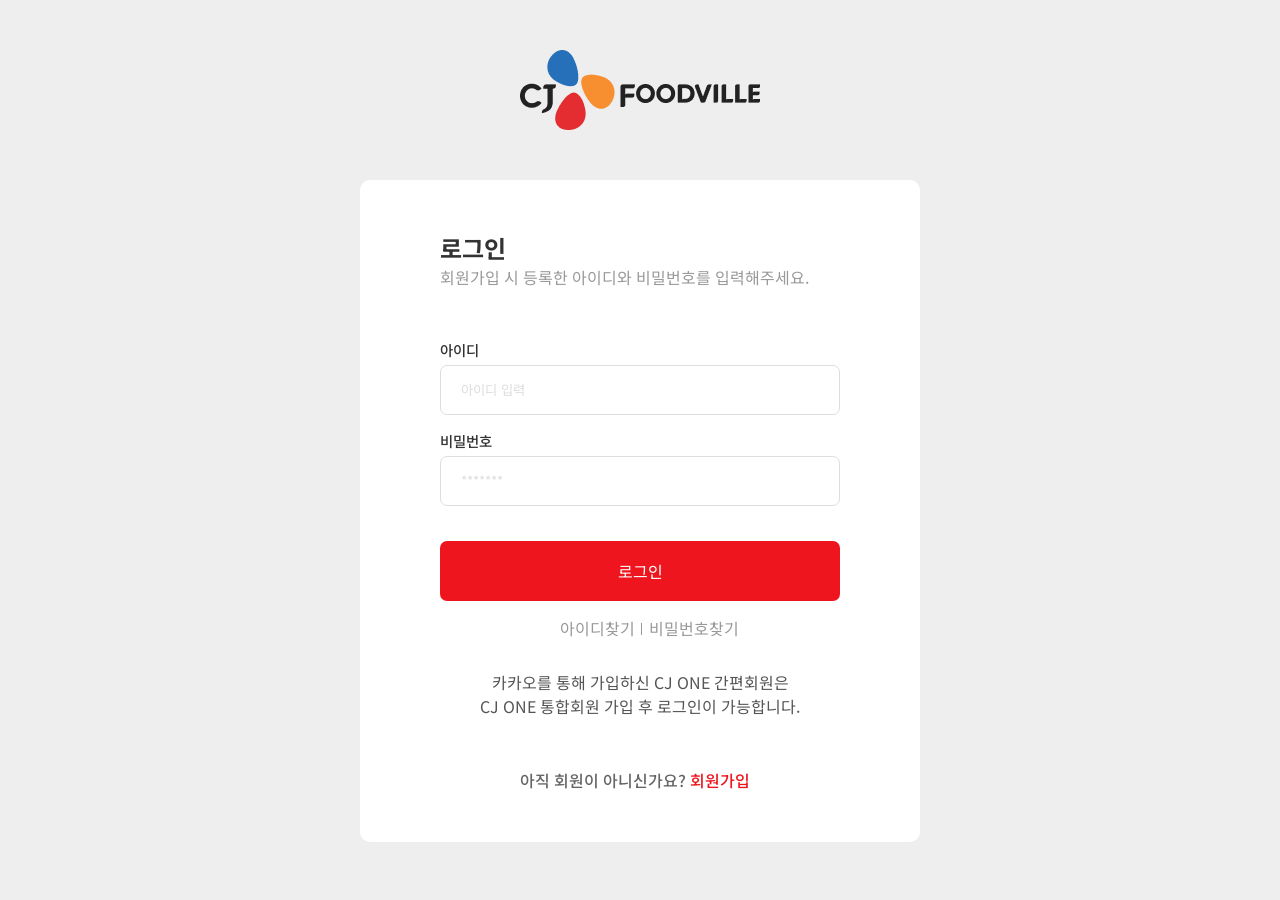
<file: login/login.html>
<!DOCTYPE html>
<html lang="ko">
<head>
    <meta charset="UTF-8">
    <meta http-equiv="X-UA-Compatible" content="IE=edge">
    <meta name="viewport" content="width=device-width, initial-scale=1.0">
    <title>로그인</title>
    <link rel="stylesheet" href="../common/css/common.css">
    <link rel="stylesheet" href="./css/login.css">
</head>
<body>
    <header>
        <h1><a href="../index.html">CJ푸드빌 로고</a></h1>
    </header>
    <article id="content">
        <h2>로그인</h2>
        <p>회원가입 시 등록한 아이디와 비밀번호를 입력해주세요.</p>
        <form action="" method="get">
            <label for="id">아이디</label>
            <input type="text" id="id" name="id" placeholder="아이디 입력">

            <label for="pass">비밀번호</label>
            <input type="password" id="pass" name="pass" placeholder="*******">
            
            <input type="submit" value="로그인">
        </form>

        <div>
            <a href="#">아이디찾기</a>
            <a href="#">비밀번호찾기</a>
        </div>
        <p>카카오를 통해 가입하신 CJ ONE 간편회원은 <br> CJ ONE 통합회원 가입 후 로그인이 가능합니다.</p>
        <div>
            <span>아직 회원이 아니신가요?</span>
            <a href="../member/member_check.html">회원가입</a>
        </div>
        
    </article>
</body>
</html>
</file>
<file: common/css/common.css>
@charset "UTF-8";

/* CSS Reset */

@import url('https://fonts.googleapis.com/css2?family=Noto+Sans+KR:wght@100..900&display=swap');
/* font-family: "Noto Sans KR", sans-serif; */
@import url('https://fonts.googleapis.com/css2?family=Montserrat:wght@100..900&display=swap');
/* font-family: "Montserrat", sans-serif; */

:root{
      --font-size-h2:5rem;
      --font-size-h3:3.13rem;
      --font-size-h4:2rem;
      --font-size-h5:1.5rem;
      --font-size-h6:1.2rem;

      --font-color-main:#EF151E;
      --font-color-point1:#FF9700;
      --font-color-point2:#006ECD;
      --font-color-sub1:#97999B;
      --font-color1:#333;
      --font-color2:#666;
      --font-color3:#999;
      --font-color4:#fff;

}

html, body, div , span, applet, object, iframe,
h1, h2, h3, h4, h5, h6, p, blockquote, pre,
a, abbr, acronym, address, big, cite, code,
del, dfn, em, img, ins, kbd, q, s, samp,
small, strike, strong, sub, sup, tt, var,
b, u, i, center,
dl, dt, dd, ol, ul, li,
fieldset, form, label, legend,
table, caption, tbody, tfoot, thead, tr, th, td,
article, aside, canvas, details, embed,
figure, figcaption, footer, header, hgroup,
menu, nav, output, ruby, section, summary,
time, mark, audio, video{margin: 0; padding: 0; border: 0; font-size: 100%;}
article, aside, details, figcaption, figure, 
footer, header, hgroup, menu, nav, section{display: block;}
html{font-size: 16px;}
body{font-family: "Noto Sans KR", sans-serif; 
     color: #333}
ol, ul{list-style: none;}
table{border-collapse: collapse; border-spacing: 0;}
address{font-style: normal}
a{color: #333; text-decoration: none; display: block;}
img{border: 0; vertical-align: top}

.hidden{display: block; position: absolute;
        left: -1000%; width: 1px; height: 1px;
        overflow: hidden; color: #fff}


.material-symbols-outlined {
  font-variation-settings:
  'FILL' 0,
  'wght' 400,
  'GRAD' 0,
  'opsz' 24
}

#wrap{width: 100%; overflow: hidden;}
/* skin nav (바로가기 메뉴) */
#skipNav{position: relative; width: 100%; overflow: hidden; z-index: 110;}
#skipNav a{height: 1px; margin-bottom: -1px; overflow: hidden; text-align: center;
  color: #fff; font-size: 1.2rem; font-weight: 500;}
#skipNav a:focus{height: auto; padding: 15px 0; background: var(--font-color-main);}

/* 헤더공통 영역 */
#headerArea
    {width: 100%; height: 105px; 
    position: fixed; left: 0; top: 0; z-index: 100; transition: background .5s ease;
    }
#headerArea .header_inner
    {width: 1740px; height: 100px; margin: 0 auto;
    display: flex; justify-content: space-between; align-items: center;}

#headerArea .logo a
    {width: 240px; height: 80px;
    background: url(../images/logo.png);
    text-indent: -9999px; overflow: hidden;}

/* 글로벌 내비게이션 영역 */
#gnb{width: 970px;}
#gnb ul.dropdownmenu{width: 100%; display: flex; flex-wrap: wrap; justify-content: center;}
#gnb ul.dropdownmenu li.menu{position:relative; width:16.66%; height: 100px; }
#gnb ul.dropdownmenu li.menu::before{
  content: '';
  display: block;
  width: 0%; height: 3px;
  background: var(--font-color-main);
  position: absolute; left: 50%; bottom: 0; transform: translateX(-50%);
  transition: all .6s ease;
}
#gnb ul.dropdownmenu li.menu:hover::before{
  width: 100%; height: 3px;
  background: var(--font-color-main);
}

#gnb ul.dropdownmenu li a.depth1{display:block; padding: 40px 0 30px; color: #fff;
        text-align: center; transition: all .5s; 
        font-family: "Montserrat", sans-serif; font-size: 1.3rem;}  

  /* 2depth */
#gnb ul.dropdownmenu li ul{width:100%; height: 200px; box-sizing: border-box;  /*제일 긴 dapth에 높이를 맞춰*/
  position:absolute; top:100px; left:0;  /*무적권 top를 내비 height와 맞출것*/
  padding: 10px 0; line-height: 2.7rem; display: none;  }  /*높이를 내리고 싶다면 패딩으로*/

#gnb ul.dropdownmenu li ul li{ text-align:center; font-weight: 500;}
#gnb ul.dropdownmenu li ul li a{display:block; font-size: 1.13rem; transition: all .3s ease;
  position: relative; border-radius: 20px;}
#gnb ul.dropdownmenu li ul li a:hover{background: var(--font-color-main); color: #fff;}

#headerArea .top_menu{display: flex; gap: 20px; align-items: center; margin-top: 10px;}
#headerArea .top_menu li a{color: #fff; font-weight: 400;}
#headerArea .top_menu li .membership{color: #fff;
  border: 1px solid #fff; padding: 8px 15.5px; border-radius: 17px; box-sizing: border-box;}

/* 푸터공통 영역 */
#footerArea{width: 100%; height: 360px;
  margin: 0 auto;
  border-radius: 50px 50px 0 0;
  background: rgba(0, 0, 0, .8);}

#footerArea .top_move{width: 75px; height: 75px; border-radius: 50%;
  font-family: "Montserrat", sans-serif; background: var(--font-color-main);
  color: #ddd; font-size: 1.2rem; font-weight: 600;
  box-shadow: 0 0 10px 1px rgba(0, 0, 0, .3);
  position: fixed; right: 80px; bottom: 100px; z-index: 90; overflow: hidden;
  margin-left: 800px; transition: color,background .5s ease;
  display: none;}
#footerArea .top_move::after{
  content: "\f102";
  font-family: "Font Awesome 5 Free";
  display: flex; align-items: center; justify-content: center; color: var(--font-color-main);
  position: absolute;
  left: 50%;
  top: 50%;
  transform: translate(-50%, 100px) scale(1);
  border-radius: 50%;
  
  transition: all .5s ease;}
#footerArea .top_move>span{display: block; text-align: center; margin-top: 25px;}

#footerArea .top_move:hover{background:#fff;}
#footerArea .top_move:hover::after{transform: translate(-50%, -50%) scale(1);}

#footerArea .footer_inner{width: 1740px; margin: 0 auto; color: #bbb; line-height: 150%; padding: 30px 60px 30px;}
#footerArea .footer_inner a{color: #ddd;}

#footerArea .footer_top{display: flex; justify-content: space-between; align-items: center;}
#footerArea .footer_top .footer_logo{width: 280px;height: 93px;}
#footerArea .footer_top .brandsite{display: flex; justify-content: space-between; align-items: center; width: 918px; height: 60px;}
#footerArea .footer_top .brandsite li{width: 153px; border-left: 1px solid #bbb; text-align: center; padding: 0 3px;}
#footerArea .footer_top .brandsite li:hover img{filter: brightness(200%); transform: scale(105%);}
#footerArea .footer_top .brandsite li img{transition: all .3s ease; margin-top: 5px;}

.footer_bottom{display: flex; justify-content: space-between; align-items: flex-start ;}

#footerArea .footer_left address{font-size: 0.88rem; margin: 30px 0;}
#footerArea .footer_left address span{font-weight: 500;}
#footerArea .footer_left .bottom_menu{display: flex; gap: 12px; font-size: 1.06rem; font-weight: 600;}
#footerArea .footer_left .bottom_menu li{border-right: 1px solid #bbb; box-sizing: border-box; padding-right: 10px;}
#footerArea .footer_left .bottom_menu li:nth-of-type(6){border: 0px;}

#footerArea .footer_right{width: 300px; display: flex; flex-wrap: wrap; justify-content: right; gap: 90px;
  margin-top: 8px;}

#footerArea .footer_right .family{font-family: "Montserrat", sans-serif; color: #ddd; font-weight: 600;
  font-size: 1.13rem; text-align: right; position:relative; box-sizing: border-box;}
#footerArea .footer_right .family .arrow{display: flex; gap: 20px; padding: 10px 20px; 
  border: 1px solid #ddd; border-radius: 22px; transition: all .5s;}
#footerArea .footer_right .family span{display: block; width: 15px; transition: all 1s;}

#footerArea .footer_right .family .arrow:hover{color: #111; background: #ddd; border: 1px solid #111;}

#footerArea .footer_right .family  .aList{position: absolute; bottom: 50px; right: 0px; width: 1000px;
  font-family: "Noto Sans KR", sans-serif; background: #f7f7f7; color: #333; border: 1px solid #ccc; border-radius: 22px; padding: 10px 40px;
  box-sizing: border-box; display: none;}
#footerArea .footer_right .family .aList>ul{display: flex; justify-content: space-between; text-align: left;
  font-size: 0.88rem; font-weight: 500;}
#footerArea .footer_right .family  .aList a{color: #555; transition: all .3s;}
#footerArea .footer_right .family  .aList a:hover{color: var(--font-color-main);}
#footerArea .footer_right .family .aList ul li{margin: 5px 0; padding: 5px 0;}
#footerArea .footer_right .family .aList>ul li p{font-weight: 600; font-size: 1rem; margin-bottom: 15px;}


#footerArea .footer_right .sns{display: flex; gap: 17px; justify-content: space-between; align-items: center;}
</file>
<file: login/css/login.css>
body{background-color: #eee; font-size: 16px; }
h1 a{margin: 50px auto 0; display: block; width: 240px; height: 80px; text-indent: -9999px; overflow: hidden;
    background: url(../../common/images/logo_black.png) center no-repeat;}
#content{width: 400px; margin: 50px auto; background: #fff;border-radius: 10px;
     padding: 50px 80px; font-family: 'Noto Sans KR', sans-serif; font-weight: 500;}
#content h2{font-size: 1.5em;}
#content p{color: #999; font-weight: 400; font-weight: .9em;}
#content p:nth-of-type(2){text-align: center; margin-top: 30px; color: #555;}
#content form{margin-top: 50px;}
#content form label{font-size: .9em; display: block; margin-bottom: 5px;}
#content form input{border: 1px solid #ddd; width: 100%; height: 50px; border-radius: 7px; 
    margin-bottom: 15px; padding: 0 20px; box-sizing: border-box;}
#content form input::placeholder{font-family: 'Noto Sans KR', sans-serif; color: #ddd;}

#content form input[type=submit]{margin-top: 20px; font-family: 'Noto Sans KR', sans-serif;
    font-size: 1em; border: 0; background: var(--font-color-main); color: #fff; font-weight: 400; height: 60px; cursor: pointer;}
#content form input:focus{outline-color: var(--font-color-main);}

#content div:nth-of-type(1){margin-left: 50%; transform: translateX(-40%);}
#content div:nth-of-type(1) a{font-weight: 400; color: #999; display: inline;}
#content div:nth-of-type(1) a:last-child{margin-left: 10px; position: relative;}
#content div:nth-of-type(1) a:last-child::before{content: ''; display: block; position: absolute;
    width: 1px; height: 50%; background: #999; left: -8px; top: 7px;}
#content div:nth-of-type(2){width: 100%; margin-top: 50px; margin-left: 50%; transform: translateX(-30%);}
#content div:nth-of-type(2) span{color: #666;}
#content div:nth-of-type(2) a{display: inline; color: var(--font-color-main);}
</file>
